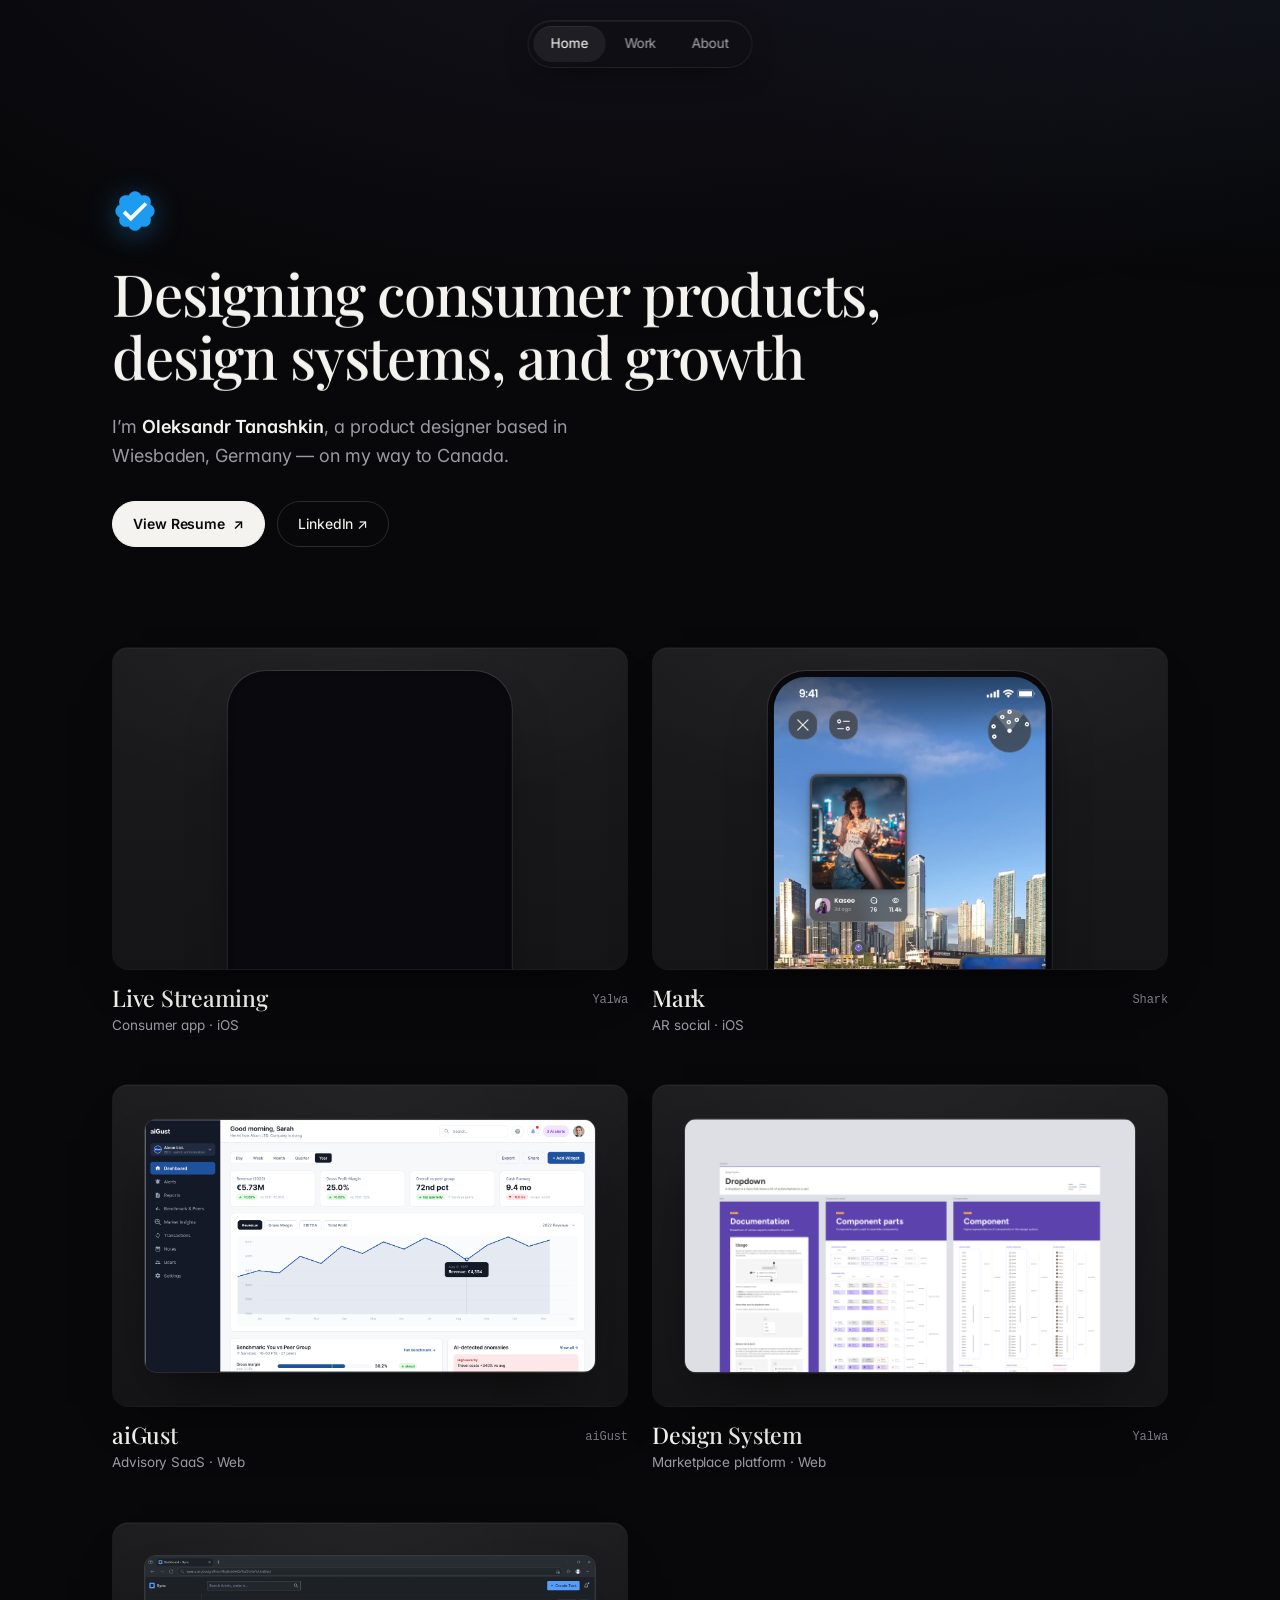
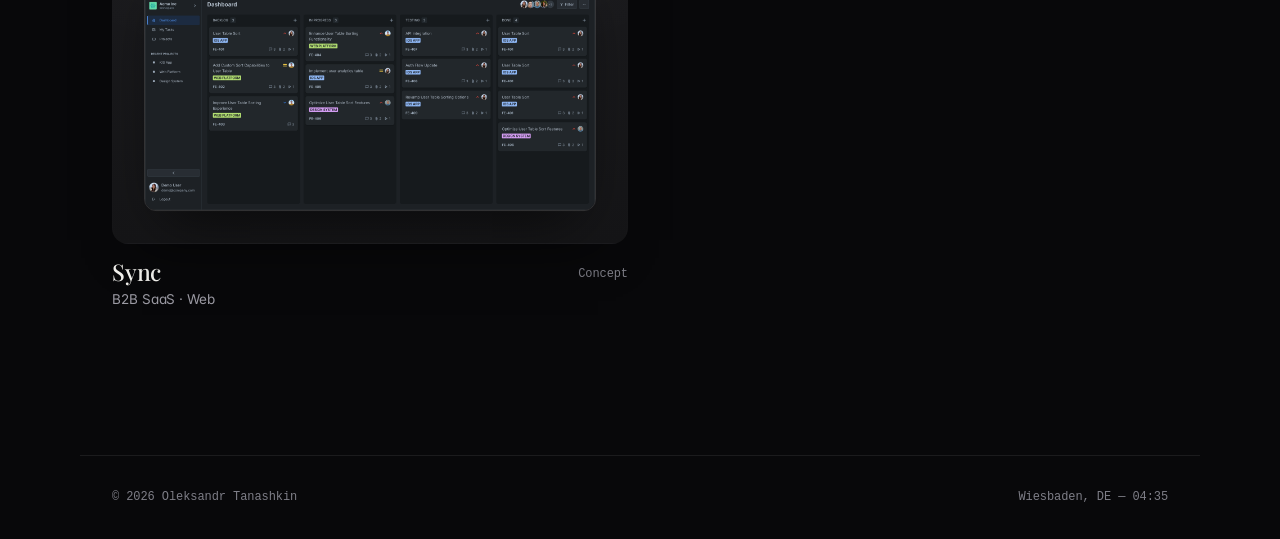
<file: index.html>
<!DOCTYPE html>
<html lang="en">
<head>
  <meta charset="UTF-8" />
  <meta name="viewport" content="width=device-width, initial-scale=1.0" />
  <title>Oleksandr Tanashkin — Product Designer</title>
  <meta name="description" content="Oleksandr Tanashkin is a product designer based in Wiesbaden, Germany. Worked at Yalwa, Shark Software." />
  <link rel="preconnect" href="https://fonts.googleapis.com" />
  <link rel="preconnect" href="https://fonts.gstatic.com" crossorigin />
  <link href="https://fonts.googleapis.com/css2?family=Playfair+Display:ital,wght@0,400..700;1,400..600&family=Inter:wght@400;500;600&family=Caveat:wght@500;600&display=swap" rel="stylesheet" />
  <link rel="stylesheet" href="assets/css/style.css" />
  <script>document.documentElement.classList.add('has-js');</script>
  <script>addEventListener('unhandledrejection',function(e){if(e.reason&&e.reason.name==='AbortError')e.preventDefault();});</script>
</head>
<body>
  <nav class="pill">
    <a href="index.html" class="is-active">Home</a>
    <a href="work.html">Work</a>
    <a href="me.html">About</a>
  </nav>

  <main class="home">
    <span class="badge-swap">
      <svg class="badge badge--check" viewBox="0 0 24 24" fill="none" xmlns="http://www.w3.org/2000/svg" aria-label="Verified">
        <path d="M22.25 12c0-1.43-.88-2.67-2.19-3.34.46-1.39.2-2.9-.81-3.91s-2.52-1.27-3.91-.81c-.66-1.31-1.91-2.19-3.34-2.19s-2.68.88-3.34 2.19c-1.39-.46-2.9-.2-3.91.81s-1.27 2.52-.81 3.91c-1.31.66-2.19 1.91-2.19 3.34s.88 2.67 2.19 3.34c-.46 1.39-.2 2.9.81 3.91s2.52 1.27 3.91.81c.66 1.31 1.91 2.19 3.34 2.19s2.68-.88 3.34-2.19c1.39.46 2.9.2 3.91-.81s1.27-2.52.81-3.91c1.31-.67 2.19-1.91 2.19-3.34z" fill="#1d9bf0"/>
        <path d="M9.8 17.3l-4.2-4.1L7 11.8l2.8 2.7L17 7.4l1.4 1.4-8.6 8.5z" fill="#fff"/>
      </svg>
      <svg class="badge badge--leaf" viewBox="619.2 223.7 411 411" fill="none" xmlns="http://www.w3.org/2000/svg" aria-hidden="true" preserveAspectRatio="xMidYMid meet">
        <path d="m825.29 235.29-32.14 59.996c-3.653 6.5233-10.19 5.9169-16.71 2.2718l-23.267-12.058 17.353 92.114c3.653 17.115-8.269 17.115-14.135 9.7196l-40.607-45.463-6.597 23.1c-.756 3.043-4.135 6.208-9.196 5.44l-51.336-10.797 13.489 49.05c2.887 10.917 5.132 15.428-2.917 18.301l-18.281 8.596 88.28 71.71c3.494 2.717 5.259 7.606 4.009 12.099l-7.727 25.367c30.396-3.5 57.648-8.766 88.056-12.062 2.686-.29 7.172 4.164 7.154 7.293l-4.028 83.026h14.83l-2.34-82.869c-.017-3.129 4.023-7.746 6.71-7.456 30.408 3.296 57.66 8.562 88.056 12.062l-7.727-25.367c-1.25-4.493.515-9.382 4.009-12.099l88.28-71.71-18.281-8.596c-8.049-2.873-5.804-7.384-2.917-18.301l13.489-49.05-51.336 10.797c-5.061.768-8.44-2.397-9.196-5.44l-6.597-23.1-40.607 45.463c-5.866 7.396-17.788 7.396-14.135-9.72l17.353-92.114-23.267 12.058c-6.52 3.645-13.057 4.251-16.71-2.272z" fill="#1d9bf0"/>
        <path class="leaf-tick" d="M9.8 17.3l-4.2-4.1L7 11.8l2.8 2.7L17 7.4l1.4 1.4-8.6 8.5z" fill="#fff" transform="translate(824.7 449) scale(11.5) translate(-12 -12.35)"/>
      </svg>
    </span>

    <h1 class="intro__title reveal-lines">
      Designing consumer products, design systems, and growth
    </h1>
    <p class="intro__sub">
      I’m <strong>Oleksandr Tanashkin</strong>, a product designer based in Wiesbaden, Germany —
      on my way to Canada.
    </p>

    <div class="cta-row">
      <a class="cta cta--primary" href="assets/Oleksandr_Tanashkin_Product_Designer_Resume.pdf?v=20260922f" target="_blank" rel="noopener">View Resume <span aria-hidden="true">↗</span></a>
      <a class="cta" href="https://www.linkedin.com/in/alexander-tanashkin-6660981bb/" target="_blank" rel="noopener">LinkedIn ↗</a>
    </div>

    <ul class="gallery" id="work">
      <!-- Live Streaming (mobile) -->
      <li>
        <a class="gcard" href="project.html?p=live">
          <div class="gthumb">
            <div class="pshot"><video src="assets/work/live-match.mp4" autoplay loop muted playsinline aria-label="Live Streaming app screen"></video></div>
          </div>
          <div class="gfoot">
            <div class="gmeta"><span class="gtitle">Live Streaming</span><span class="gcat">Consumer app · iOS</span></div>
            <span class="gtag">Yalwa</span>
          </div>
        </a>
      </li>

      <!-- Mark (mobile) -->
      <li>
        <a class="gcard" href="project.html?p=social">
          <div class="gthumb">
            <div class="pshot"><img src="assets/work/ar-3.png" alt="Mark — AR social app screen" loading="lazy" /></div>
          </div>
          <div class="gfoot">
            <div class="gmeta"><span class="gtitle">Mark</span><span class="gcat">AR social · iOS</span></div>
            <span class="gtag">Shark</span>
          </div>
        </a>
      </li>

      <!-- aiGust (desktop) -->
      <li>
        <a class="gcard" href="project.html?p=gust">
          <div class="gthumb">
            <div class="wshot wshot--crop"><img src="assets/work/gust.png" alt="aiGust accountancy portal dashboard" loading="lazy" /></div>
          </div>
          <div class="gfoot">
            <div class="gmeta"><span class="gtitle">aiGust</span><span class="gcat">Advisory SaaS · Web</span></div>
            <span class="gtag">aiGust</span>
          </div>
        </a>
      </li>

      <!-- Design System (desktop) -->
      <li>
        <a class="gcard" href="project.html?p=system">
          <div class="gthumb">
            <div class="wshot"><img src="assets/work/ds-nested.jpg" alt="Design System — component documentation" loading="lazy" /></div>
          </div>
          <div class="gfoot">
            <div class="gmeta"><span class="gtitle">Design System</span><span class="gcat">Marketplace platform · Web</span></div>
            <span class="gtag">Yalwa</span>
          </div>
        </a>
      </li>

      <!-- Sync (desktop) -->
      <li>
        <a class="gcard" href="project.html?p=sync">
          <div class="gthumb">
            <div class="wshot"><img src="assets/work/sync.png" alt="Sync B2B SaaS dashboard" loading="lazy" /></div>
          </div>
          <div class="gfoot">
            <div class="gmeta"><span class="gtitle">Sync</span><span class="gcat">B2B SaaS · Web</span></div>
            <span class="gtag">Concept</span>
          </div>
        </a>
      </li>
    </ul>
  </main>

  <footer class="foot">
    <span>© 2026 Oleksandr Tanashkin</span>
    <span id="clock">Wiesbaden, DE</span>
  </footer>

  <script src="assets/js/main.js"></script>
</body>
</html>
</file>
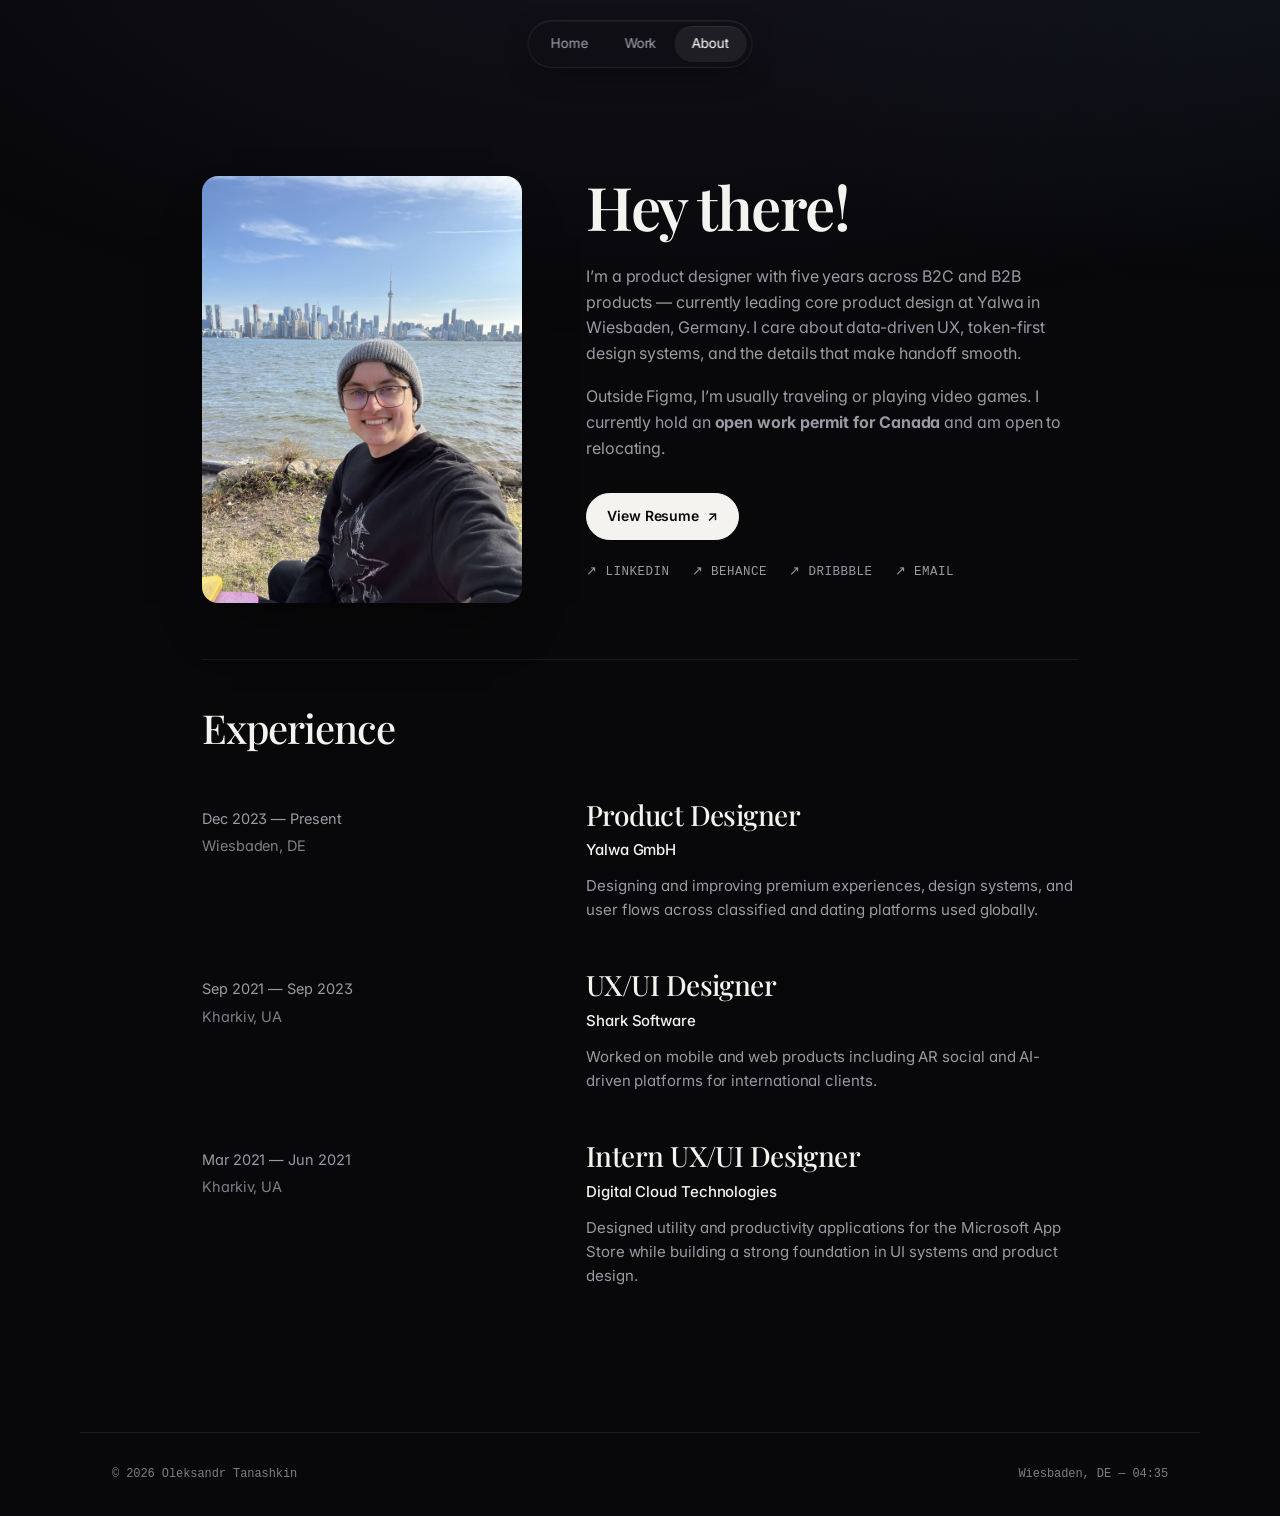
<file: me.html>
<!DOCTYPE html>
<html lang="en">
<head>
  <meta charset="UTF-8" />
  <meta name="viewport" content="width=device-width, initial-scale=1.0" />
  <title>About — Oleksandr Tanashkin</title>
  <link rel="preconnect" href="https://fonts.googleapis.com" />
  <link rel="preconnect" href="https://fonts.gstatic.com" crossorigin />
  <link href="https://fonts.googleapis.com/css2?family=Playfair+Display:ital,wght@0,400..700;1,400..600&family=Inter:wght@400;500;600&family=Caveat:wght@500;600&display=swap" rel="stylesheet" />
  <link rel="stylesheet" href="assets/css/style.css" />
  <script>addEventListener('unhandledrejection',function(e){if(e.reason&&e.reason.name==='AbortError')e.preventDefault();});</script>
</head>
<body>
  <nav class="pill">
    <a href="index.html">Home</a>
    <a href="work.html">Work</a>
    <a href="me.html" class="is-active">About</a>
  </nav>

  <main class="me">
    <div class="me__photo"><img src="assets/me.avif" alt="Oleksandr Tanashkin" /></div>

    <div>
      <h1 class="me__title">Hey there!</h1>
      <div class="me__bio">
        <p>
          I’m a product designer with five years across B2C and B2B products —
          currently leading core product design at Yalwa
          in Wiesbaden, Germany. I care about data-driven UX, token-first
          design systems, and the details that make
          handoff smooth.
        </p>
        <p>
          Outside Figma, I’m usually traveling or playing video games. I currently hold an
          <strong>open work permit for Canada</strong> and am open to relocating.
        </p>
      </div>

      <div class="me__actions">
        <a class="cta cta--primary" href="assets/Oleksandr_Tanashkin_Product_Designer_Resume.pdf?v=20260922f" target="_blank" rel="noopener">View Resume <span aria-hidden="true">↗</span></a>
        <nav class="me__social">
          <a href="https://www.linkedin.com/in/alexander-tanashkin-6660981bb/" target="_blank" rel="noopener">↗ LINKEDIN</a>
          <a href="https://www.behance.net/thshkn" target="_blank" rel="noopener">↗ BEHANCE</a>
          <a href="https://dribbble.com/thshkn" target="_blank" rel="noopener">↗ DRIBBBLE</a>
          <a href="mailto:tanashkin9898@gmail.com">↗ EMAIL</a>
        </nav>
      </div>
    </div>
  </main>

  <section class="xp">
    <h2 class="xp__h">Experience</h2>
    <ul class="xp__list">
      <li class="xp__item">
        <div class="xp__when">
          <span class="xp__date">Dec 2023 — Present</span>
          <span class="xp__loc">Wiesbaden, DE</span>
        </div>
        <div class="xp__body">
          <h3 class="xp__role">Product Designer</h3>
          <div class="xp__co">Yalwa GmbH</div>
          <p class="xp__desc">Designing and improving premium experiences, design systems, and user flows across classified and dating platforms used globally.</p>
        </div>
      </li>

      <li class="xp__item">
        <div class="xp__when">
          <span class="xp__date">Sep 2021 — Sep 2023</span>
          <span class="xp__loc">Kharkiv, UA</span>
        </div>
        <div class="xp__body">
          <h3 class="xp__role">UX/UI Designer</h3>
          <div class="xp__co">Shark Software</div>
          <p class="xp__desc">Worked on mobile and web products including AR social and AI-driven platforms for international clients.</p>
        </div>
      </li>

      <li class="xp__item">
        <div class="xp__when">
          <span class="xp__date">Mar 2021 — Jun 2021</span>
          <span class="xp__loc">Kharkiv, UA</span>
        </div>
        <div class="xp__body">
          <h3 class="xp__role">Intern UX/UI Designer</h3>
          <div class="xp__co">Digital Cloud Technologies</div>
          <p class="xp__desc">Designed utility and productivity applications for the Microsoft App Store while building a strong foundation in UI systems and product design.</p>
        </div>
      </li>
    </ul>
  </section>

  <footer class="foot">
    <span>© 2026 Oleksandr Tanashkin</span>
    <span id="clock">Wiesbaden, DE</span>
  </footer>

  <script src="assets/js/main.js"></script>
</body>
</html>
</file>
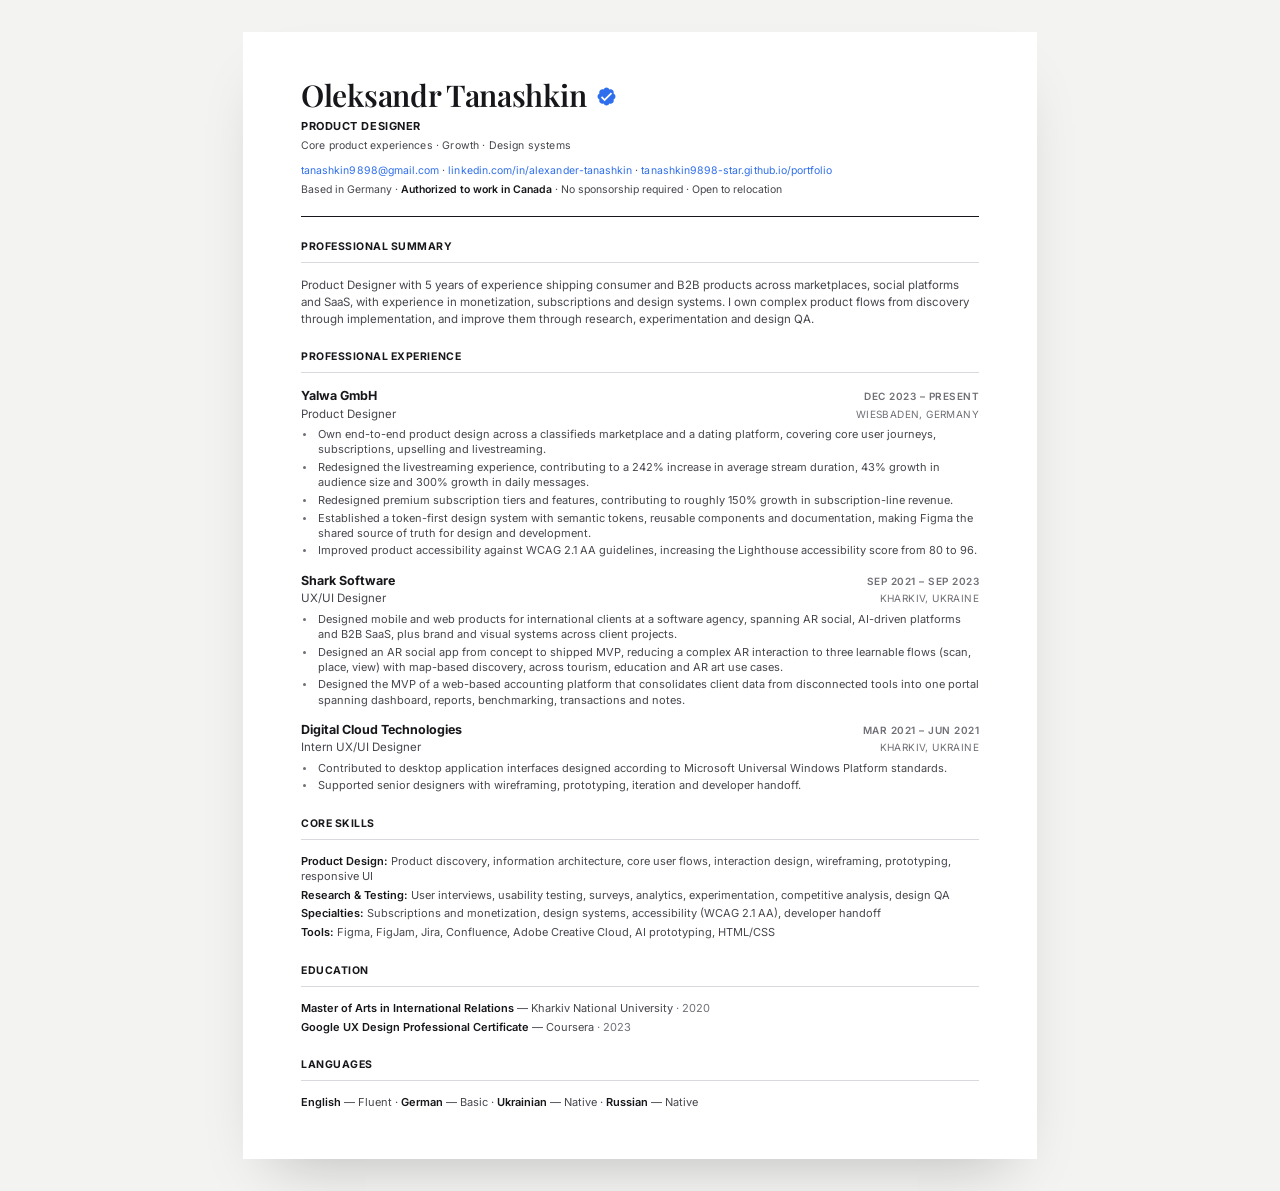
<file: resume.html>
<!DOCTYPE html>
<html lang="en">
<head>
  <meta charset="UTF-8" />
  <meta name="viewport" content="width=device-width, initial-scale=1.0" />
  <title>Oleksandr Tanashkin — Product Designer · Resume</title>
  <link rel="preconnect" href="https://fonts.googleapis.com" />
  <link rel="preconnect" href="https://fonts.gstatic.com" crossorigin />
  <link href="https://fonts.googleapis.com/css2?family=Playfair+Display:wght@600;700&family=Inter:wght@400;500;600;700&display=swap" rel="stylesheet" />
  <style>
    * { margin: 0; padding: 0; box-sizing: border-box; }
    :root {
      --ink: #17171b;
      --gray: #46464d;
      --faint: #6f6f76;
      --hair: #d9d9dd;
      --accent: #2f6fed;
      --serif: "Playfair Display", Georgia, "Times New Roman", serif;
      --sans: "Inter", "Helvetica Neue", Helvetica, Arial, sans-serif;
    }
    html { -webkit-print-color-adjust: exact; print-color-adjust: exact; }
    body {
      font-family: var(--sans); color: var(--ink); background: #f3f3f1;
      line-height: 1.42; -webkit-font-smoothing: antialiased; -moz-osx-font-smoothing: grayscale;
    }
    .sheet {
      width: 794px; min-height: 1123px; margin: 32px auto; background: #fff;
      padding: 48px 58px; box-shadow: 0 30px 60px -30px rgba(0,0,0,0.25);
    }

    /* ---------- header ---------- */
    header { padding-bottom: 18px; border-bottom: 1px solid var(--ink); }
    .name { font-family: var(--serif); font-size: 30px; font-weight: 600; letter-spacing: -0.01em; line-height: 1; display: flex; align-items: center; gap: 10px; }
    .name svg { width: 21px; height: 21px; flex: none; transform: translateY(1px); }
    .title { font-size: 11px; font-weight: 700; letter-spacing: 0.05em; text-transform: uppercase; color: var(--ink); margin-top: 9px; }
    .title-sub { font-size: 10.5px; color: var(--gray); margin-top: 4px; letter-spacing: 0.015em; }
    .contact { font-size: 10.5px; color: var(--gray); margin-top: 10px; letter-spacing: 0.005em; }
    .contact a { color: var(--accent); text-decoration: none; }
    .status { font-size: 10.5px; color: var(--gray); margin-top: 5px; }
    .status b { color: var(--ink); font-weight: 600; }

    /* ---------- sections ---------- */
    .sec { margin-top: 23px; }
    .sec__h {
      font-family: var(--sans); font-size: 10.5px; font-weight: 700; letter-spacing: 0.05em; text-transform: uppercase;
      color: var(--ink); margin-bottom: 14px; padding-bottom: 7px; border-bottom: 1px solid var(--hair);
    }
    .summary { font-size: 11.5px; color: var(--gray); line-height: 1.45; text-wrap: pretty; }

    /* ---------- experience ---------- */
    .job + .job { margin-top: 13px; }
    .job__row { display: flex; justify-content: space-between; align-items: baseline; gap: 16px; }
    .job__co { font-size: 12.5px; font-weight: 700; color: var(--ink); }
    .job__date { font-size: 10px; font-weight: 600; letter-spacing: 0.05em; text-transform: uppercase; color: var(--faint); white-space: nowrap; }
    .job__role { font-size: 11.5px; font-weight: 400; color: var(--gray); margin-top: 1px; }
    .job__loc { font-size: 10px; letter-spacing: 0.04em; text-transform: uppercase; color: var(--faint); white-space: nowrap; }
    .job ul { margin: 5px 0 0; padding-left: 15px; }
    .job li { font-size: 11px; color: var(--gray); line-height: 1.38; margin-bottom: 2.5px; padding-left: 2px; }
    .job li:last-child { margin-bottom: 0; }
    .job li::marker { color: var(--faint); font-size: 0.85em; }

    /* ---------- skills / education / languages ---------- */
    .skill { font-size: 11px; color: var(--gray); line-height: 1.42; margin-bottom: 3px; }
    .skill:last-child { margin-bottom: 0; }
    .skill b { color: var(--ink); font-weight: 600; }

    .edu { font-size: 11px; color: var(--gray); line-height: 1.4; margin-bottom: 4px; }
    .edu:last-child { margin-bottom: 0; }
    .edu b { color: var(--ink); font-weight: 600; }
    .edu .yr { color: var(--faint); }

    .lang { font-size: 11px; color: var(--gray); }
    .lang b { color: var(--ink); font-weight: 600; }

    @media print {
      body { background: #fff; }
      .sheet { width: auto; min-height: 0; margin: 0; box-shadow: none; padding: 30px 50px; }
    }
    @page { size: A4; margin: 0; }
  </style>
</head>
<body>
  <div class="sheet">
    <header>
      <div class="name">
        Oleksandr Tanashkin
        <svg viewBox="0 0 24 24" fill="none" xmlns="http://www.w3.org/2000/svg" aria-label="Verified">
          <path d="M22.25 12c0-1.43-.88-2.67-2.19-3.34.46-1.39.2-2.9-.81-3.91s-2.52-1.27-3.91-.81c-.66-1.31-1.91-2.19-3.34-2.19s-2.68.88-3.34 2.19c-1.39-.46-2.9-.2-3.91.81s-1.27 2.52-.81 3.91c-1.31.66-2.19 1.91-2.19 3.34s.88 2.67 2.19 3.34c-.46 1.39-.2 2.9.81 3.91s2.52 1.27 3.91.81c.66 1.31 1.91 2.19 3.34 2.19s2.68-.88 3.34-2.19c1.39.46 2.9.2 3.91-.81s1.27-2.52.81-3.91c1.31-.67 2.19-1.91 2.19-3.34z" fill="#2f6fed"/>
          <path d="M9.8 17.3l-4.2-4.1L7 11.8l2.8 2.7L17 7.4l1.4 1.4-8.6 8.5z" fill="#fff"/>
        </svg>
      </div>
      <div class="title">Product Designer</div>
      <div class="title-sub">Core product experiences · Growth · Design systems</div>
      <div class="contact">
        <a href="mailto:tanashkin9898@gmail.com">tanashkin9898@gmail.com</a> ·
        <a href="https://www.linkedin.com/in/alexander-tanashkin-6660981bb/">linkedin.com/in/alexander-tanashkin</a> ·
        <a href="https://tanashkin9898-star.github.io/portfolio/">tanashkin9898-star.github.io/portfolio</a>
      </div>
      <div class="status">Based in Germany · <b>Authorized to work in Canada</b> · No sponsorship required · Open to relocation</div>
    </header>

    <section class="sec">
      <h2 class="sec__h">Professional Summary</h2>
      <p class="summary">
        Product Designer with 5 years of experience shipping consumer and B2B products across marketplaces,
        social platforms and SaaS, with experience in monetization, subscriptions and design systems. I own
        complex product flows from discovery through implementation, and improve them through research,
        experimentation and design QA.
      </p>
    </section>

    <section class="sec">
      <h2 class="sec__h">Professional Experience</h2>

      <div class="job">
        <div class="job__row"><span class="job__co">Yalwa GmbH</span><span class="job__date">Dec 2023 – Present</span></div>
        <div class="job__row"><span class="job__role">Product Designer</span><span class="job__loc">Wiesbaden, Germany</span></div>
        <ul>
          <li>Own end-to-end product design across a classifieds marketplace and a dating platform, covering core user journeys, subscriptions, upselling and livestreaming.</li>
          <li>Redesigned the livestreaming experience, contributing to a 242% increase in average stream duration, 43% growth in audience size and 300% growth in daily messages.</li>
          <li>Redesigned premium subscription tiers and features, contributing to roughly 150% growth in subscription-line revenue.</li>
          <li>Established a token-first design system with semantic tokens, reusable components and documentation, making Figma the shared source of truth for design and development.</li>
          <li>Improved product accessibility against WCAG 2.1 AA guidelines, increasing the Lighthouse accessibility score from 80 to 96.</li>
        </ul>
      </div>

      <div class="job">
        <div class="job__row"><span class="job__co">Shark Software</span><span class="job__date">Sep 2021 – Sep 2023</span></div>
        <div class="job__row"><span class="job__role">UX/UI Designer</span><span class="job__loc">Kharkiv, Ukraine</span></div>
        <ul>
          <li>Designed mobile and web products for international clients at a software agency, spanning AR social, AI-driven platforms and B2B SaaS, plus brand and visual systems across client projects.</li>
          <li>Designed an AR social app from concept to shipped MVP, reducing a complex AR interaction to three learnable flows (scan, place, view) with map-based discovery, across tourism, education and AR art use cases.</li>
          <li>Designed the MVP of a web-based accounting platform that consolidates client data from disconnected tools into one portal spanning dashboard, reports, benchmarking, transactions and notes.</li>
        </ul>
      </div>

      <div class="job">
        <div class="job__row"><span class="job__co">Digital Cloud Technologies</span><span class="job__date">Mar 2021 – Jun 2021</span></div>
        <div class="job__row"><span class="job__role">Intern UX/UI Designer</span><span class="job__loc">Kharkiv, Ukraine</span></div>
        <ul>
          <li>Contributed to desktop application interfaces designed according to Microsoft Universal Windows Platform standards.</li>
          <li>Supported senior designers with wireframing, prototyping, iteration and developer handoff.</li>
        </ul>
      </div>
    </section>

    <section class="sec">
      <h2 class="sec__h">Core Skills</h2>
      <p class="skill"><b>Product Design:</b> Product discovery, information architecture, core user flows, interaction design, wireframing, prototyping, responsive UI</p>
      <p class="skill"><b>Research &amp; Testing:</b> User interviews, usability testing, surveys, analytics, experimentation, competitive analysis, design QA</p>
      <p class="skill"><b>Specialties:</b> Subscriptions and monetization, design systems, accessibility (WCAG 2.1 AA), developer handoff</p>
      <p class="skill"><b>Tools:</b> Figma, FigJam, Jira, Confluence, Adobe Creative Cloud, AI prototyping, HTML/CSS</p>
    </section>

    <section class="sec">
      <h2 class="sec__h">Education</h2>
      <p class="edu"><b>Master of Arts in International Relations</b> — Kharkiv National University <span class="yr">· 2020</span></p>
      <p class="edu"><b>Google UX Design Professional Certificate</b> — Coursera <span class="yr">· 2023</span></p>
    </section>

    <section class="sec">
      <h2 class="sec__h">Languages</h2>
      <p class="lang"><b>English</b> — Fluent · <b>German</b> — Basic · <b>Ukrainian</b> — Native · <b>Russian</b> — Native</p>
    </section>
  </div>
</body>
</html>
</file>
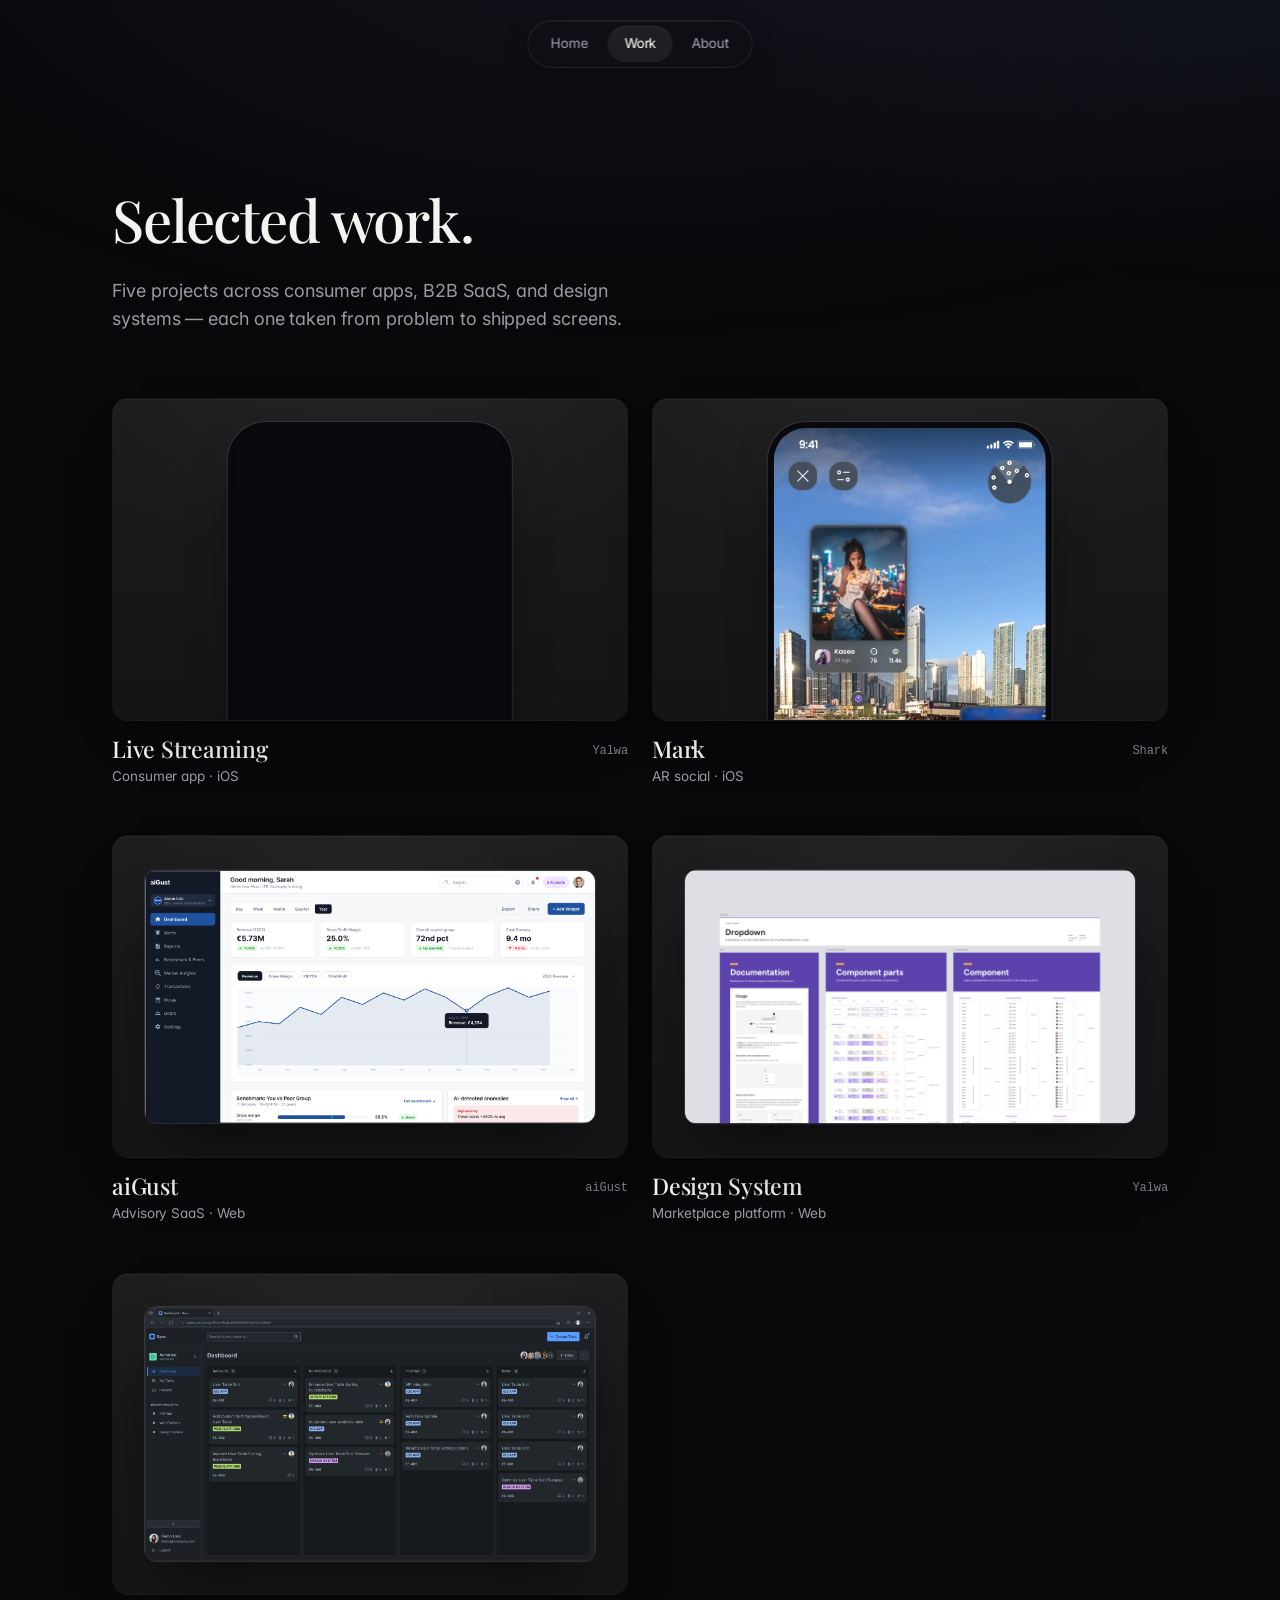
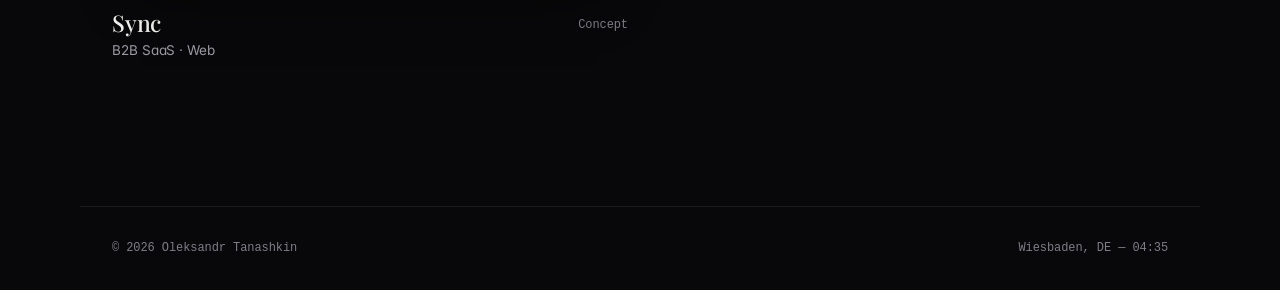
<file: work.html>
<!DOCTYPE html>
<html lang="en">
<head>
  <meta charset="UTF-8" />
  <meta name="viewport" content="width=device-width, initial-scale=1.0" />
  <title>Work — Oleksandr Tanashkin</title>
  <meta name="description" content="Selected product design work by Oleksandr Tanashkin — consumer apps, B2B SaaS, and design systems." />
  <link rel="preconnect" href="https://fonts.googleapis.com" />
  <link rel="preconnect" href="https://fonts.gstatic.com" crossorigin />
  <link href="https://fonts.googleapis.com/css2?family=Playfair+Display:ital,wght@0,400..700;1,400..600&family=Inter:wght@400;500;600&family=Caveat:wght@500;600&display=swap" rel="stylesheet" />
  <link rel="stylesheet" href="assets/css/style.css" />
  <script>addEventListener('unhandledrejection',function(e){if(e.reason&&e.reason.name==='AbortError')e.preventDefault();});</script>
</head>
<body>
  <nav class="pill">
    <a href="index.html">Home</a>
    <a href="work.html" class="is-active">Work</a>
    <a href="me.html">About</a>
  </nav>

  <main class="home">
    <h1 class="intro__title">Selected work.</h1>
    <p class="intro__sub">
      Five projects across consumer apps, B2B SaaS, and design systems —
      each one taken from problem to shipped screens.
    </p>

    <ul class="gallery gallery--page">
      <!-- Live Streaming (mobile) -->
      <li>
        <a class="gcard" href="project.html?p=live">
          <div class="gthumb">
            <div class="pshot"><video src="assets/work/live-match.mp4" autoplay loop muted playsinline aria-label="Live Streaming app screen"></video></div>
          </div>
          <div class="gfoot">
            <div class="gmeta"><span class="gtitle">Live Streaming</span><span class="gcat">Consumer app · iOS</span></div>
            <span class="gtag">Yalwa</span>
          </div>
        </a>
      </li>

      <!-- Mark (mobile) -->
      <li>
        <a class="gcard" href="project.html?p=social">
          <div class="gthumb">
            <div class="pshot"><img src="assets/work/ar-3.png" alt="Mark — AR social app screen" loading="lazy" /></div>
          </div>
          <div class="gfoot">
            <div class="gmeta"><span class="gtitle">Mark</span><span class="gcat">AR social · iOS</span></div>
            <span class="gtag">Shark</span>
          </div>
        </a>
      </li>

      <!-- aiGust (desktop) -->
      <li>
        <a class="gcard" href="project.html?p=gust">
          <div class="gthumb">
            <div class="wshot wshot--crop"><img src="assets/work/gust.png" alt="aiGust accountancy portal dashboard" loading="lazy" /></div>
          </div>
          <div class="gfoot">
            <div class="gmeta"><span class="gtitle">aiGust</span><span class="gcat">Advisory SaaS · Web</span></div>
            <span class="gtag">aiGust</span>
          </div>
        </a>
      </li>

      <!-- Design System (desktop) -->
      <li>
        <a class="gcard" href="project.html?p=system">
          <div class="gthumb">
            <div class="wshot"><img src="assets/work/ds-nested.jpg" alt="Design System — component documentation" loading="lazy" /></div>
          </div>
          <div class="gfoot">
            <div class="gmeta"><span class="gtitle">Design System</span><span class="gcat">Marketplace platform · Web</span></div>
            <span class="gtag">Yalwa</span>
          </div>
        </a>
      </li>

      <!-- Sync (desktop) -->
      <li>
        <a class="gcard" href="project.html?p=sync">
          <div class="gthumb">
            <div class="wshot"><img src="assets/work/sync.png" alt="Sync B2B SaaS dashboard" loading="lazy" /></div>
          </div>
          <div class="gfoot">
            <div class="gmeta"><span class="gtitle">Sync</span><span class="gcat">B2B SaaS · Web</span></div>
            <span class="gtag">Concept</span>
          </div>
        </a>
      </li>
    </ul>
  </main>

  <footer class="foot">
    <span>© 2026 Oleksandr Tanashkin</span>
    <span id="clock">Wiesbaden, DE</span>
  </footer>

  <script src="assets/js/main.js"></script>
</body>
</html>
</file>
<file: assets/css/style.css>
:root {
  --bg: #08080a;
  --bg-2: #121215;
  --ink: #f4f3ef;
  --muted: #9b9aa3;
  --faint: #7e7e87;
  --line: rgba(255,255,255,0.08);
  --line-2: rgba(255,255,255,0.14);
  --serif: "Playfair Display", Georgia, "Times New Roman", serif;
  --sans: "Inter", -apple-system, BlinkMacSystemFont, "Segoe UI", Roboto, sans-serif;
  --mono: ui-monospace, "SF Mono", Menlo, Consolas, monospace;
  --script: "Caveat", cursive;
  --ease: cubic-bezier(0.22, 1, 0.36, 1);
  --max: 1120px;
}

* { margin: 0; padding: 0; box-sizing: border-box; }
html { scroll-behavior: smooth; -webkit-text-size-adjust: 100%; }
body {
  background: var(--bg);
  color: var(--ink);
  font-family: var(--sans);
  font-size: 16px;
  line-height: 1.6;
  letter-spacing: -0.005em;
  font-feature-settings: "cv11", "ss01";
  -webkit-font-smoothing: antialiased;
  -moz-osx-font-smoothing: grayscale;
  overflow-x: hidden;
}
/* ambient depth */
body::before {
  content: ""; position: fixed; inset: 0; z-index: -1; pointer-events: none;
  background:
    radial-gradient(120% 80% at 50% -10%, rgba(120,108,180,0.10), transparent 60%),
    radial-gradient(80% 60% at 100% 0%, rgba(90,140,200,0.06), transparent 55%);
}
a { color: inherit; text-decoration: none; }
em { font-style: italic; }
::selection { background: var(--ink); color: var(--bg); }

@keyframes rise { from { opacity: 0; transform: translateY(18px); } to { opacity: 1; transform: none; } }
@keyframes fade { from { opacity: 0; } to { opacity: 1; } }

/* ---------- Pill nav ---------- */
.pill {
  position: fixed; top: 20px; left: 50%; transform: translateX(-50%);
  z-index: 100; display: flex; gap: 2px; padding: 5px;
  background: rgba(16,16,20,0.62);
  border: 1px solid var(--line); border-radius: 100px;
  box-shadow: 0 8px 30px -10px rgba(0,0,0,0.6), inset 0 1px 0 rgba(255,255,255,0.05);
  backdrop-filter: blur(16px) saturate(140%); -webkit-backdrop-filter: blur(16px) saturate(140%);
}
.pill a { font-size: 13.5px; font-weight: 450; color: var(--muted); padding: 7px 17px; border-radius: 100px; transition: color 0.25s ease, background 0.25s ease; }
.pill a:hover { color: var(--ink); }
.pill a.is-active { color: var(--ink); background: rgba(255,255,255,0.07); box-shadow: inset 0 1px 0 rgba(255,255,255,0.06); }

/* ---------- Home: intro ---------- */
.home { max-width: var(--max); margin: 0 auto; padding: clamp(128px, 17vw, 188px) 32px 0; }
.badge { width: 46px; height: 46px; display: block; margin-bottom: 28px; animation: rise 0.8s var(--ease) both; filter: drop-shadow(0 5px 14px rgba(29,155,240,0.38)); }

/* easter egg: the verified badge morphs into the Canadian maple leaf on hover/tap.
   Keeps the blue + white tick; only the silhouette changes. */
.badge-swap { position: relative; display: block; width: 46px; height: 46px; margin-bottom: 28px; animation: rise 0.8s var(--ease) both; cursor: pointer; }
.badge-swap .badge { position: absolute; inset: 0; margin: 0; animation: none; transition: opacity 0.3s var(--ease), transform 0.45s var(--ease); }
.badge--check { z-index: 2; }
.badge--leaf { z-index: 1; opacity: 0; transform: scale(0.72) rotate(-18deg); filter: drop-shadow(0 5px 14px rgba(29,155,240,0.38)); }
/* revealed on hover and on tap (hover/tap only — no auto-reveal on load) */
.badge-swap:hover .badge--check,
.badge-swap.is-alt .badge--check { opacity: 0; transform: scale(0.72) rotate(18deg); }
.badge-swap:hover .badge--leaf,
.badge-swap.is-alt .badge--leaf { opacity: 1; transform: scale(1) rotate(0deg); }
.intro__title {
  font-family: var(--serif); font-weight: 500;
  font-size: clamp(31px, 5vw, 58px); line-height: 1.08; letter-spacing: -0.02em;
  max-width: 30ch; text-wrap: balance;
  animation: rise 0.85s var(--ease) 0.06s both;
}
.intro__title a { white-space: nowrap; background-image: linear-gradient(currentColor, currentColor); background-size: 100% 1px; background-position: 0 92%; background-repeat: no-repeat; transition: color 0.25s ease, opacity 0.25s ease; opacity: 0.95; }
.intro__title a:hover { opacity: 0.55; }
.intro__sub {
  color: var(--muted); font-size: clamp(15px, 1.7vw, 18px); line-height: 1.6;
  max-width: 50ch; margin-top: 26px;
  animation: rise 0.85s var(--ease) 0.14s both;
}
.intro__sub strong { color: var(--ink); font-weight: 600; }

/* headline: line-by-line mask reveal — each line slides up from behind its own mask */
.intro__title.reveal-lines { animation: none; }
.has-js .intro__title.reveal-lines { visibility: hidden; }
.intro__title.reveal-lines.built { visibility: visible; }
.reveal-lines .ln { display: block; overflow: hidden; padding-bottom: 0.09em; margin-bottom: -0.09em; }
.reveal-lines .ln-in {
  display: block; transform: translateY(112%); will-change: transform;
  transition: transform 1.05s cubic-bezier(0.16, 1, 0.3, 1);
}
.reveal-lines.is-in .ln-in { transform: translateY(0); }

/* cursor spotlight — soft glow that follows the pointer behind the content */
.spotlight {
  position: fixed; inset: 0; z-index: -1; pointer-events: none;
  opacity: 0; transition: opacity 0.7s ease;
  background: radial-gradient(560px circle at var(--mx, 50%) var(--my, 26%),
    rgba(199,163,255,0.11), rgba(140,120,200,0.045) 32%, transparent 62%);
}
.spotlight.on { opacity: 1; }

/* ---------- CTA buttons ---------- */
.cta-row { display: flex; gap: 12px; flex-wrap: wrap; margin-top: 30px; animation: rise 0.85s var(--ease) 0.2s both; }
.cta { display: inline-flex; align-items: center; gap: 8px; font-size: 14px; font-weight: 450; padding: 11px 20px; border-radius: 100px; border: 1px solid var(--line-2); color: var(--ink); transition: background 0.25s ease, border-color 0.25s ease, color 0.25s ease, transform 0.16s var(--ease); }
.cta:hover { background: rgba(255,255,255,0.08); transform: translateY(-1px); }
.cta:active { transform: scale(0.98); }
.cta--primary { background: var(--ink); color: #0a0a0c; border-color: var(--ink); font-weight: 600; }
.cta--primary:hover { background: #fff; color: #0a0a0c; }

/* ---------- Home: work gallery (uniform grid) ---------- */
.gallery { display: grid; grid-template-columns: repeat(2, 1fr); gap: clamp(30px, 4vw, 48px) 24px; margin-top: clamp(60px, 9vw, 100px); list-style: none; scroll-margin-top: 100px; }
.gallery--page { margin-top: clamp(40px, 6vw, 64px); }
.gallery > li { list-style: none; }
.gcard { display: block; animation: rise 0.9s var(--ease) both; }
.gallery > li:nth-child(1) .gcard { animation-delay: 0.05s; }
.gallery > li:nth-child(2) .gcard { animation-delay: 0.12s; }
.gallery > li:nth-child(3) .gcard { animation-delay: 0.19s; }
.gallery > li:nth-child(4) .gcard { animation-delay: 0.26s; }
.gallery > li:nth-child(5) .gcard { animation-delay: 0.33s; }
.gallery > li:nth-child(6) .gcard { animation-delay: 0.40s; }
.gthumb {
  position: relative; aspect-ratio: 16/10; border-radius: 16px; overflow: hidden;
  border: 1px solid transparent;
  box-shadow: 0 1px 0 rgba(255,255,255,0.04) inset, 0 26px 50px -30px rgba(0,0,0,0.7);
  transition: transform 0.3s var(--ease), border-color 0.3s ease, box-shadow 0.3s ease;
}
.gcard:hover .gthumb { transform: translateY(-5px); border-color: var(--line-2); box-shadow: 0 1px 0 rgba(255,255,255,0.06) inset, 0 40px 70px -32px rgba(0,0,0,0.8); }
/* hover: gently zoom the whole mockup — frame/bezel + screenshot — inside the card */
.pshot, .wshot { transition: transform 0.55s var(--ease), box-shadow 0.45s ease; }
.gcard:hover .pshot { transform: translateX(-50%) scale(1.05); }
.gcard:hover .wshot { transform: translateY(-50%) scale(1.05); }
.gfoot { display: flex; align-items: flex-start; justify-content: space-between; gap: 14px; margin-top: 16px; }
.gtitle { display: block; font-family: var(--serif); font-weight: 500; font-size: clamp(18px, 2.1vw, 23px); letter-spacing: -0.01em; line-height: 1.05; }
.gcat { display: block; color: var(--muted); font-size: 13.5px; margin-top: 5px; }
.gtag { font-family: var(--mono); font-size: 12px; color: var(--faint); white-space: nowrap; padding-top: 5px; }

/* ---------- Framed product shots inside thumbnails ---------- */
.gthumb { background: linear-gradient(180deg, #1b1b1e, #151517); }
.gthumb::after { content: ""; position: absolute; inset: 0; z-index: 1; pointer-events: none; background: radial-gradient(130% 90% at 50% 0%, rgba(255,255,255,0.035), transparent 55%); }

/* phone shot — large, bleeding off the bottom edge */
.pshot { position: absolute; left: 50%; top: 9%; transform: translateX(-50%); width: 53%; aspect-ratio: 9/19.3;
  background: #0a0a0e; border-radius: 32px; overflow: hidden; z-index: 2;
  box-shadow: 0 30px 55px -18px rgba(0,0,0,0.65), 0 0 0 6px #0a0a0e, 0 0 0 7px rgba(255,255,255,0.10); }
.pshot img, .pshot video { position: absolute; inset: 0; width: 100%; height: 100%; object-fit: cover; object-position: top center; display: block; }
.scr--ar { position: absolute; inset: 0; background: linear-gradient(170deg, #ffd9e8, #d8c4ff 55%, #bcd8ff); padding: 30px 16px 0; }
.scr--ar .scrstat { font-size: 10px; font-weight: 700; color: rgba(58,44,68,0.6); display: flex; justify-content: space-between; }
.scr--ar .scrh { font-size: 12px; text-align: center; margin-top: 18px; color: rgba(58,44,68,0.72); }

/* landscape window shot — full desktop screenshot centered in the card */
.wshot { position: absolute; left: 6%; right: 6%; top: 50%; transform: translateY(-50%); z-index: 2;
  border-radius: 12px; overflow: hidden; border: 1px solid rgba(255,255,255,0.12);
  box-shadow: 0 28px 55px -22px rgba(0,0,0,0.65); }
.wshot img { width: 100%; display: block; }
/* near-square screenshots: crop the bottom into a 16:9 window that matches the landscape cards */
.wshot--crop { aspect-ratio: 16/9; }
.wshot--crop img { height: 100%; object-fit: cover; object-position: top center; }

/* browser shot — window with chrome, bleeding off the bottom */
.bshot { position: absolute; left: 7%; right: 7%; top: 9%; border-radius: 12px 12px 0 0; overflow: hidden; z-index: 2;
  border: 1px solid rgba(255,255,255,0.12); box-shadow: 0 30px 55px -20px rgba(0,0,0,0.6); background: #fff; }
.bshot--dark { background: #16181d; border-color: rgba(255,255,255,0.08); }
.bbar { height: 30px; display: flex; align-items: center; gap: 6px; padding: 0 13px; background: #f1efea; border-bottom: 1px solid #e6e3db; }
.bshot--dark .bbar { background: #1d2026; border-bottom-color: rgba(255,255,255,0.06); }
.bbar i { width: 9px; height: 9px; border-radius: 50%; background: #d6d2c8; }
.bshot--dark .bbar i { background: #3a3e46; }
.bbody { padding: 18px 18px 0; }
.bshot .dash, .bshot .cons { max-width: none; width: 100%; }

/* ---------- UI mockups (content for shots) ---------- */
.mock { width: 100%; height: 100%; display: grid; place-items: center; overflow: hidden; position: relative; }
.mock > * { transform-origin: center; }
.mock::after { content: ""; position: absolute; inset: 0; background: radial-gradient(130% 100% at 50% 0%, rgba(255,255,255,0.06), transparent 55%); pointer-events: none; z-index: 2; }
.mock--horizon { background: linear-gradient(165deg, #34204a 0%, #1a1228 55%, #0f0a18 100%); }
.mock--ledger  { background: linear-gradient(165deg, #f6f4ef, #e9e6df); }
.mock--atlas   { background: linear-gradient(165deg, #16181d, #0c0d10); }
.mock--bloom   { background: linear-gradient(165deg, #ffd9e8, #d8c4ff 55%, #bcd8ff); }

/* phone */
.phone { width: 192px; max-width: 100%; aspect-ratio: 9/19; background: linear-gradient(180deg, #111118, #0a0a0e); border-radius: 30px; border: 1px solid rgba(255,255,255,0.10); padding: 14px 14px 12px; box-shadow: 0 30px 60px -22px rgba(0,0,0,0.75), inset 0 1px 0 rgba(255,255,255,0.06); display: flex; flex-direction: column; }
.phone__status { display: flex; align-items: center; justify-content: space-between; font-size: 9.5px; color: rgba(255,255,255,0.7); font-weight: 600; margin-bottom: 14px; }
.phone__bat { width: 18px; height: 9px; border-radius: 2.5px; border: 1px solid rgba(255,255,255,0.4); position: relative; }
.phone__bat::after { content: ""; position: absolute; inset: 1.5px; width: 60%; border-radius: 1px; background: rgba(255,255,255,0.8); }
.phone__h { font-size: 15px; color: #fff; font-weight: 600; letter-spacing: -0.01em; }
.phone__hsub { font-size: 10px; color: rgba(255,255,255,0.45); margin-bottom: 16px; }
.phone__tab { margin-top: auto; padding-top: 12px; display: flex; justify-content: space-around; border-top: 1px solid rgba(255,255,255,0.07); }
.phone__tab i { width: 16px; height: 16px; border-radius: 5px; background: rgba(255,255,255,0.14); }
.phone__tab i.on { background: #ff8c69; box-shadow: 0 0 12px rgba(255,140,105,0.5); }

/* timeline */
.tl { display: flex; flex-direction: column; gap: 13px; }
.tl__row { display: flex; gap: 10px; align-items: flex-start; }
.tl__dot { width: 8px; height: 8px; border-radius: 50%; background: var(--c, #ff8c69); margin-top: 4px; flex: none; box-shadow: 0 0 0 3px rgba(255,255,255,0.05), 0 0 10px var(--c, #ff8c69); }
.tl__b { font-size: 11.5px; color: #f0f0f4; font-weight: 500; }
.tl__s { font-size: 9.5px; color: rgba(255,255,255,0.4); margin-top: 1px; }

/* dashboard */
.dash { width: 100%; max-width: 320px; color: #16150f; }
.dash__head { display: flex; align-items: center; gap: 8px; margin-bottom: 18px; }
.dash__av { width: 24px; height: 24px; border-radius: 50%; background: linear-gradient(135deg, #1f9d57, #0b3d2e); }
.dash__hi { font-size: 11px; color: #6f6c64; }
.dash__label { font-size: 11px; color: #8a8780; letter-spacing: 0.01em; }
.dash__big { font-family: var(--serif); font-size: 40px; font-weight: 600; letter-spacing: -0.025em; line-height: 1; margin: 5px 0 4px; }
.dash__delta { font-size: 11px; color: #1f9d57; font-weight: 600; }
.dash__chart { margin: 18px 0 14px; display: block; }
.dash__row { display: flex; gap: 9px; }
.chip { flex: 1; background: #fff; border: 1px solid #e7e4dc; border-radius: 11px; padding: 10px 11px; box-shadow: 0 6px 14px -10px rgba(0,0,0,0.25); }
.chip__k { font-size: 9.5px; color: #8a8780; margin-bottom: 2px; }
.chip__v { font-size: 16px; font-weight: 600; letter-spacing: -0.01em; }

/* console */
.cons { width: 100%; max-width: 330px; }
.cons__bar { display: flex; align-items: center; justify-content: space-between; margin-bottom: 16px; }
.cons__title { font-size: 12.5px; color: #e2e2e8; font-weight: 600; }
.cons__btn { font-size: 10px; color: #06120b; background: linear-gradient(180deg, #84ffae, #54e98a); padding: 6px 12px; border-radius: 8px; font-weight: 700; box-shadow: 0 6px 16px -6px rgba(106,255,155,0.5); }
.svc { display: flex; align-items: center; justify-content: space-between; padding: 11px 13px; border: 1px solid rgba(255,255,255,0.07); border-radius: 11px; margin-bottom: 9px; background: linear-gradient(180deg, rgba(255,255,255,0.035), rgba(255,255,255,0.015)); }
.svc__l { display: flex; align-items: center; gap: 9px; }
.svc__led { width: 7px; height: 7px; border-radius: 50%; }
.svc__led.ok { background: #6aff9b; box-shadow: 0 0 8px rgba(106,255,155,0.7); }
.svc__led.warn { background: #ffd86a; box-shadow: 0 0 8px rgba(255,216,106,0.7); }
.svc__name { font-size: 11px; color: #d8d8de; font-family: var(--mono); }
.svc__pill { font-size: 9px; padding: 3px 9px; border-radius: 100px; font-weight: 500; }
.svc__pill.ok { color: #6aff9b; background: rgba(106,255,155,0.10); }
.svc__pill.warn { color: #ffd86a; background: rgba(255,216,106,0.10); }

/* calm */
.calm { width: 188px; max-width: 100%; }
.calm__hi { font-size: 12px; color: rgba(58,44,68,0.65); text-align: center; }
.calm__ring { width: 96px; height: 96px; border-radius: 50%; margin: 18px auto; background: radial-gradient(circle at 36% 30%, #fff, rgba(255,255,255,0.25) 70%); box-shadow: 0 18px 40px -12px rgba(120,80,160,0.55), inset 0 0 24px rgba(255,255,255,0.5); animation: breathe 5.5s ease-in-out infinite; }
@keyframes breathe { 0%,100% { transform: scale(0.84); } 50% { transform: scale(1); } }
.calm__card { background: rgba(255,255,255,0.55); border: 1px solid rgba(255,255,255,0.7); border-radius: 14px; padding: 14px 16px; backdrop-filter: blur(6px); -webkit-backdrop-filter: blur(6px); box-shadow: 0 14px 30px -16px rgba(120,80,160,0.4); }
.calm__q { font-family: var(--serif); font-size: 17px; font-style: italic; color: #3a2c44; text-align: center; line-height: 1.25; }
.calm__dock { display: flex; justify-content: center; gap: 8px; margin-top: 16px; }
.calm__dock i { width: 6px; height: 6px; border-radius: 50%; background: rgba(58,44,68,0.28); }
.calm__dock i.on { background: rgba(58,44,68,0.7); }

/* ---------- Footer ---------- */
.foot { max-width: var(--max); margin: clamp(84px, 12vw, 144px) auto 0; display: flex; justify-content: space-between; padding: 32px; border-top: 1px solid var(--line); font-family: var(--mono); font-size: 12px; color: var(--faint); }

/* ---------- Me page ---------- */
.me { max-width: 940px; margin: 0 auto; padding: clamp(128px, 16vw, 176px) 32px 0; display: grid; grid-template-columns: 320px 1fr; gap: clamp(40px, 5vw, 64px); align-items: stretch; }
.me__photo { width: 100%; height: 100%; min-height: 400px; border-radius: 16px; background: #141416; position: relative; overflow: hidden; box-shadow: 0 30px 60px -30px rgba(0,0,0,0.7); animation: rise 0.9s var(--ease) both; }
.me__photo img { width: 100%; height: 100%; object-fit: cover; object-position: center top; display: block; }
.me__title { font-family: var(--serif); font-weight: 600; font-size: clamp(38px, 5.6vw, 60px); letter-spacing: -0.025em; line-height: 1; text-wrap: balance; animation: rise 0.85s var(--ease) 0.05s both; }
.me__bio { margin-top: 28px; max-width: 48ch; animation: rise 0.85s var(--ease) 0.12s both; }
.me__bio p { color: var(--muted); margin-bottom: 18px; }
.me__bio a { color: var(--ink); background-image: linear-gradient(currentColor, currentColor); background-size: 100% 1px; background-position: 0 100%; background-repeat: no-repeat; transition: opacity 0.2s ease; opacity: 0.92; }
.me__bio a:hover { opacity: 0.55; }
.me__sign { font-family: var(--script); font-size: 42px; line-height: 1; margin-top: 10px; color: var(--ink); opacity: 0.92; }
.me__actions { margin-top: 32px; display: flex; flex-direction: column; align-items: flex-start; gap: 22px; }
.me__social { display: flex; flex-wrap: wrap; gap: 12px 22px; font-family: var(--mono); font-size: 12.5px; letter-spacing: 0.04em; }
.me__social a { color: var(--muted); transition: color 0.2s ease; }
.me__social a:hover { color: var(--ink); }

/* ---------- About: experience / CV ---------- */
.xp { max-width: 940px; margin: 0 auto; padding: clamp(36px, 5vw, 56px) 32px 0; }
.xp__h { font-family: var(--serif); font-weight: 500; font-size: clamp(30px, 4vw, 40px); letter-spacing: -0.025em; line-height: 1; padding-top: clamp(32px, 4.5vw, 48px); border-top: 1px solid var(--line); }
.xp__list { list-style: none; margin-top: clamp(32px, 4.5vw, 52px); }
.xp__item { display: grid; grid-template-columns: 320px 1fr; gap: clamp(40px, 5vw, 64px); }
.xp__item + .xp__item { margin-top: clamp(30px, 4vw, 48px); }
.xp__when { display: flex; flex-direction: column; gap: 4px; padding-top: 7px; }
.xp__date { font-size: 14.5px; color: var(--muted); }
.xp__loc { font-size: 14.5px; color: var(--faint); }
.xp__role { font-family: var(--serif); font-weight: 500; font-size: clamp(22px, 2.6vw, 28px); letter-spacing: -0.02em; line-height: 1.1; }
.xp__co { font-size: 15px; font-weight: 500; color: var(--ink); margin-top: 8px; }
.xp__desc { color: var(--muted); font-size: 15px; line-height: 1.6; margin-top: 12px; max-width: 60ch; }

@media (prefers-reduced-motion: reduce) {
  *, *::before, *::after { animation: none !important; transition-duration: 0.001ms !important; }
  html { scroll-behavior: auto; }
}

/* ---------- cross-page view transitions (opening a project) ---------- */
@view-transition { navigation: auto; }
@keyframes vt-out { to { opacity: 0; } }
@keyframes vt-in { from { opacity: 0; transform: translateY(8px); } }
@keyframes vt-in-soft { from { opacity: 0; } }
::view-transition-old(root) { animation: 0.26s var(--ease) both vt-out; }
::view-transition-new(root) { animation: 0.42s var(--ease) both vt-in; }
@media (prefers-reduced-motion: reduce) {
  ::view-transition-old(root) { animation: 0.18s ease both vt-out; }
  ::view-transition-new(root) { animation: 0.18s ease both vt-in-soft; }
}

@media (max-width: 760px) {
  .gallery { grid-template-columns: 1fr; }
  .me { grid-template-columns: 1fr; }
  .me__photo { height: auto; min-height: 0; aspect-ratio: 3/4; max-width: 260px; }
  .intro__br { display: none; }
  .xp__item { grid-template-columns: 1fr; gap: 8px; }
  .xp__when { flex-direction: row; gap: 12px; padding-top: 0; }
}
</file>
